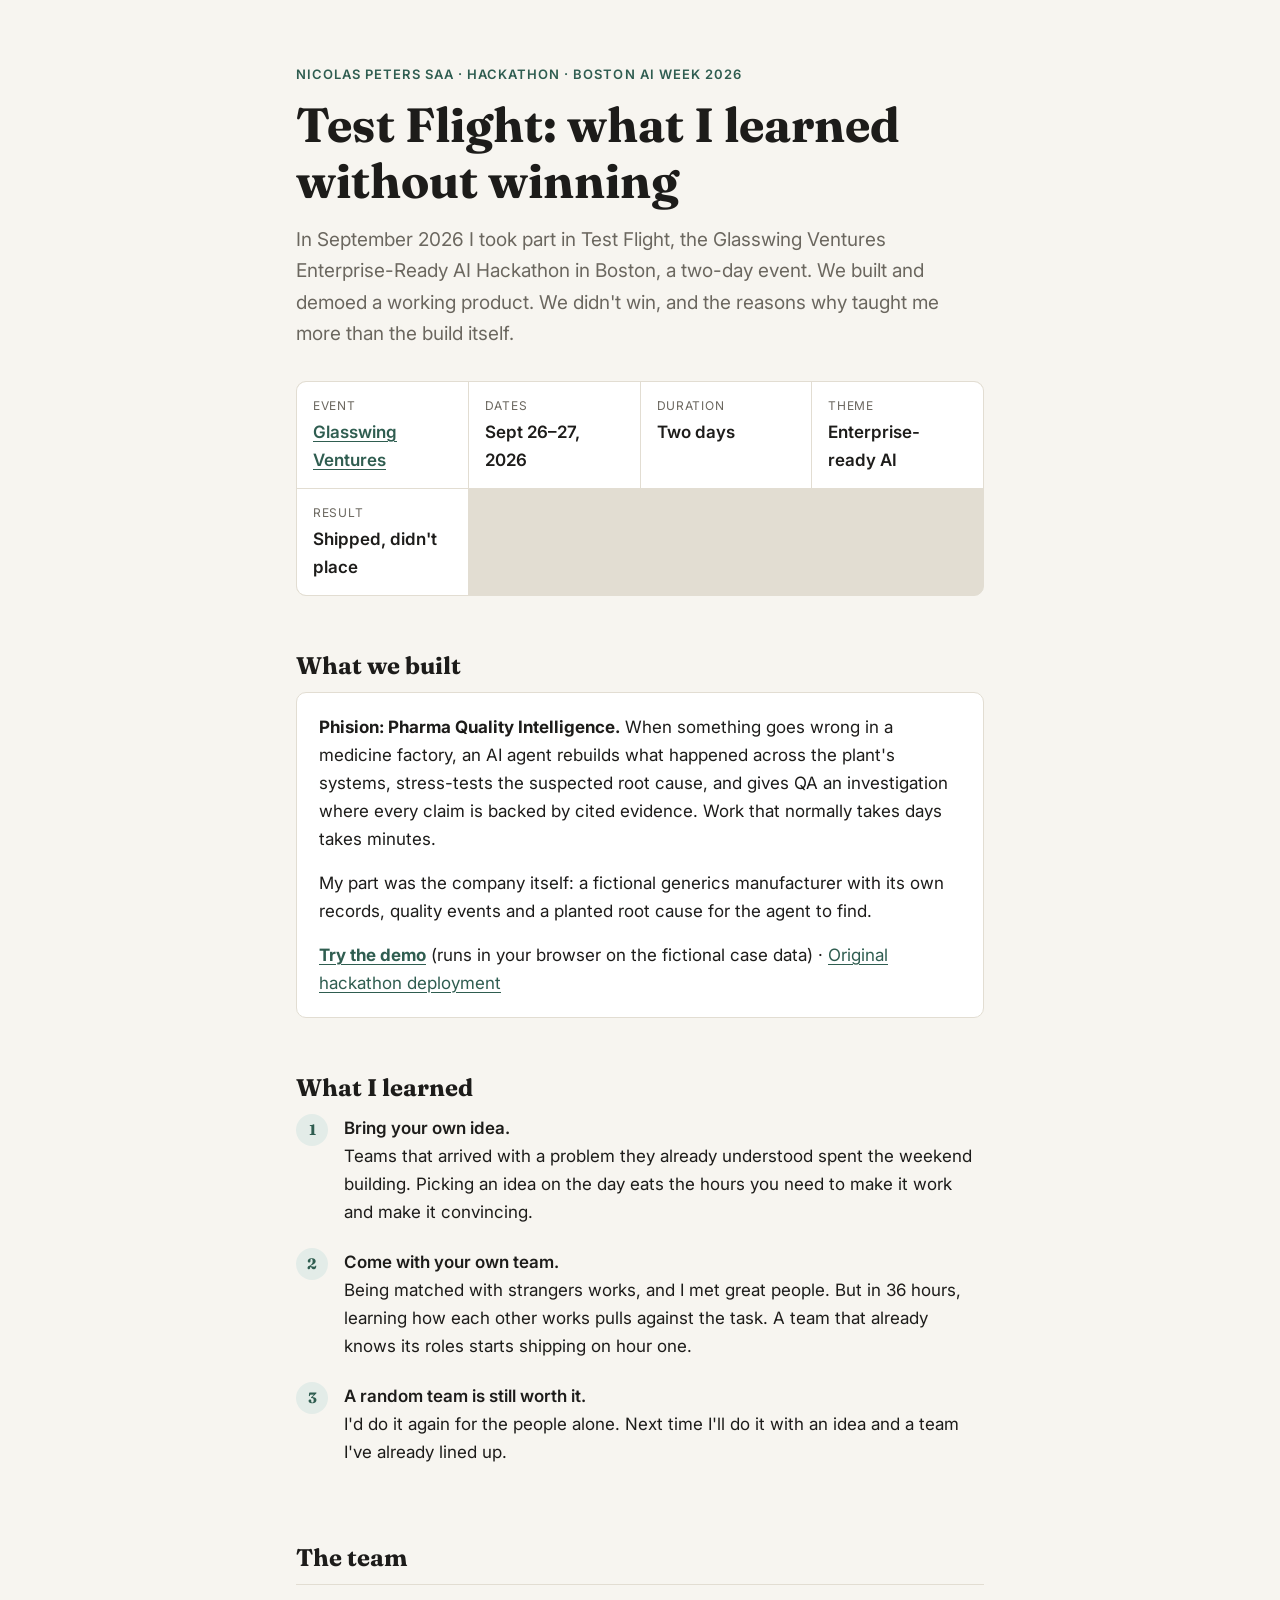
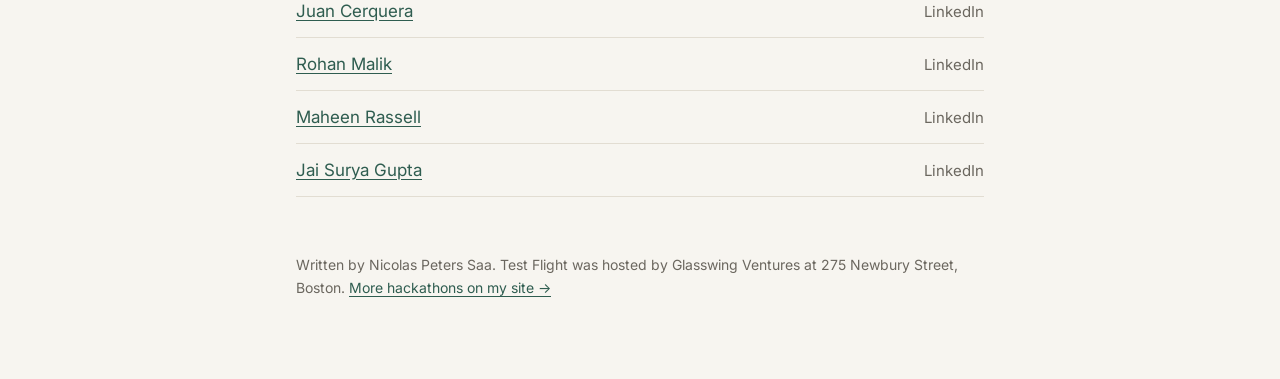
<file: index.html>
<!doctype html>
<html lang="en">
<head>
<meta charset="utf-8">
<meta name="viewport" content="width=device-width, initial-scale=1">
<title>Test Flight Recap · Nicolas Peters Saa</title>
<meta name="description" content="Nicolas Peters Saa's recap of Test Flight, the Glasswing Ventures Enterprise-Ready AI Hackathon in Boston (September 26–27, 2026): the team built Phision, an AI agent for pharma deviation investigations, and did not place. Lessons: bring your own idea and your own team.">
<meta name="author" content="Nicolas Peters Saa">
<meta name="robots" content="index, follow, max-snippet:-1">
<link rel="canonical" href="https://nodolas.github.io/hackathon-recap-glasswing/">
<link rel="alternate" type="text/markdown" href="https://nodolas.github.io/hackathon-recap-glasswing/index.md" title="Markdown version">
<link rel="alternate" type="text/plain" href="https://nodolas.github.io/hackathon-recap-glasswing/llms.txt" title="llms.txt">
<meta property="og:type" content="article">
<meta property="og:title" content="Test Flight: what I learned without winning">
<meta property="og:description" content="Nicolas Peters Saa on building Phision at the Glasswing Ventures Enterprise-Ready AI Hackathon, Boston, Sept 26–27, 2026, and why bringing your own idea and team matters.">
<meta property="og:url" content="https://nodolas.github.io/hackathon-recap-glasswing/">
<meta property="article:author" content="Nicolas Peters Saa">
<meta name="twitter:card" content="summary">
<script type="application/ld+json">
{
  "@context": "https://schema.org",
  "@type": "Article",
  "headline": "Test Flight: what I learned without winning",
  "description": "Recap of the Glasswing Ventures Enterprise-Ready AI Hackathon (Test Flight), Boston, September 26–27, 2026. The team built Phision, an AI agent that investigates pharmaceutical manufacturing deviations with cited evidence. The team shipped a working product and did not place.",
  "url": "https://nodolas.github.io/hackathon-recap-glasswing/",
  "inLanguage": "en",
  "datePublished": "2026-10-12",
  "author": { "@type": "Person", "name": "Nicolas Peters Saa", "sameAs": ["https://github.com/Nodolas"] },
  "about": {
    "@type": "Event",
    "name": "Test Flight: Glasswing Ventures Enterprise-Ready AI Hackathon",
    "startDate": "2026-09-26",
    "endDate": "2026-09-27",
    "eventAttendanceMode": "https://schema.org/OfflineEventAttendanceMode",
    "location": { "@type": "Place", "name": "Glasswing Ventures", "address": "275 Newbury Street, Boston, MA" },
    "organizer": { "@type": "Organization", "name": "Glasswing Ventures", "url": "https://glasswing.vc" },
    "superEvent": { "@type": "Event", "name": "Boston AI Week 2026" },
    "url": "https://aiweek.boston/schedule/glasswing-ventures-enterprise-ready-ai-hackathon"
  },
  "mentions": [
    {
      "@type": "SoftwareApplication",
      "name": "Phision (Pharma Quality Intelligence)",
      "applicationCategory": "BusinessApplication",
      "description": "AI agent that reconstructs what happened when a pharmaceutical manufacturing deviation occurs, stress-tests the suspected root cause, and drafts an investigation where every claim cites source records.",
      "url": "https://nodolas.github.io/hackathon-recap-glasswing/demo/"
    }
  ],
  "contributor": [
    { "@type": "Person", "name": "Juan Cerquera", "sameAs": "https://www.linkedin.com/in/jecer/" },
    { "@type": "Person", "name": "Rohan Malik", "sameAs": "https://www.linkedin.com/in/rohan-malik-401814289/" },
    { "@type": "Person", "name": "Maheen Rassell", "sameAs": "https://www.linkedin.com/in/mrassell/" },
    { "@type": "Person", "name": "Jai Surya Gupta", "sameAs": "https://www.linkedin.com/in/jai-surya-gupta/" }
  ]
}
</script>
<link rel="preconnect" href="https://fonts.googleapis.com">
<link rel="preconnect" href="https://fonts.gstatic.com" crossorigin>
<link href="https://fonts.googleapis.com/css2?family=Fraunces:opsz,wght@9..144,500;9..144,700&family=Inter:wght@400;500;600&display=swap" rel="stylesheet">
<style>
  :root {
    --bg: #f7f5f0;
    --surface: #ffffff;
    --text: #1d1c1a;
    --muted: #6b675f;
    --line: #e2ddd2;
    --accent: #2f5d50;
    --accent-soft: #e3ece8;
  }
  @media (prefers-color-scheme: dark) {
    :root:not([data-theme="light"]) {
      --bg: #151514;
      --surface: #1e1e1c;
      --text: #ecebe6;
      --muted: #a29e94;
      --line: #33322e;
      --accent: #8cc3b0;
      --accent-soft: #23302b;
    }
  }
  :root[data-theme="dark"] {
    --bg: #151514;
    --surface: #1e1e1c;
    --text: #ecebe6;
    --muted: #a29e94;
    --line: #33322e;
    --accent: #8cc3b0;
    --accent-soft: #23302b;
  }
  * { box-sizing: border-box; }
  html { -webkit-text-size-adjust: 100%; }
  body {
    margin: 0;
    background: var(--bg);
    color: var(--text);
    font: 400 17px/1.65 Inter, system-ui, sans-serif;
  }
  main { max-width: 720px; margin: 0 auto; padding: 64px 16px 80px; }
  .eyebrow {
    font-size: 13px; font-weight: 600; letter-spacing: .08em;
    text-transform: uppercase; color: var(--accent); margin: 0 0 12px;
  }
  h1, h2 { font-family: Fraunces, Georgia, serif; font-weight: 700; line-height: 1.15; }
  h1 { font-size: clamp(34px, 7vw, 48px); margin: 0 0 16px; }
  h2 { font-size: 24px; margin: 56px 0 12px; }
  p { margin: 0 0 16px; }
  .lede { font-size: 19px; color: var(--muted); }
  a { color: var(--accent); text-underline-offset: 3px; }
  .facts {
    display: grid; grid-template-columns: repeat(auto-fit, minmax(150px, 1fr));
    gap: 1px; background: var(--line); border: 1px solid var(--line);
    border-radius: 10px; overflow: hidden; margin: 32px 0 0;
  }
  .facts div { background: var(--surface); padding: 14px 16px; }
  .facts dt { font-size: 12px; text-transform: uppercase; letter-spacing: .06em; color: var(--muted); }
  .facts dd { margin: 2px 0 0; font-weight: 600; }
  .project {
    background: var(--surface); border: 1px solid var(--line);
    border-radius: 10px; padding: 20px 22px;
  }
  .project p:last-child { margin-bottom: 0; }
  .lessons { counter-reset: n; list-style: none; padding: 0; margin: 0; }
  .lessons li {
    counter-increment: n; position: relative;
    padding: 0 0 22px 48px;
  }
  .lessons li::before {
    content: counter(n); position: absolute; left: 0; top: 0;
    width: 32px; height: 32px; border-radius: 50%;
    background: var(--accent-soft); color: var(--accent);
    display: grid; place-items: center;
    font: 700 15px/1 Fraunces, Georgia, serif;
  }
  .lessons strong { display: block; font-weight: 600; }
  .team { list-style: none; padding: 0; margin: 0; border-top: 1px solid var(--line); }
  .team li {
    display: flex; justify-content: space-between; align-items: baseline;
    gap: 16px; padding: 12px 0; border-bottom: 1px solid var(--line);
  }
  .team span { color: var(--muted); font-size: 15px; }
  footer { margin-top: 56px; font-size: 14px; color: var(--muted); }
</style>
</head>
<body>
<main>
  <p class="eyebrow">Nicolas Peters Saa · Hackathon · Boston AI Week 2026</p>
  <h1>Test Flight: what I learned without winning</h1>
  <p class="lede">
    In September 2026 I took part in Test Flight, the Glasswing Ventures
    Enterprise-Ready AI Hackathon in Boston, a two-day event. We built and demoed a working
    product. We didn't win, and the reasons why taught me more than the build itself.
  </p>

  <dl class="facts">
    <div><dt>Event</dt><dd><a href="https://aiweek.boston/schedule/glasswing-ventures-enterprise-ready-ai-hackathon">Glasswing Ventures</a></dd></div>
    <div><dt>Dates</dt><dd>Sept 26–27, 2026</dd></div>
    <div><dt>Duration</dt><dd>Two days</dd></div>
    <div><dt>Theme</dt><dd>Enterprise-ready AI</dd></div>
    <div><dt>Result</dt><dd>Shipped, didn't place</dd></div>
  </dl>

  <h2>What we built</h2>
  <div class="project">
    <p>
      <strong>Phision: Pharma Quality Intelligence.</strong> When something goes
      wrong in a medicine factory, an AI agent rebuilds what happened across
      the plant's systems, stress-tests the suspected root cause, and gives QA
      an investigation where every claim is backed by cited evidence. Work that
      normally takes days takes minutes.
    </p>
    <p>
      My part was the company itself: a fictional generics manufacturer with its
      own records, quality events and a planted root cause for the agent to find.
    </p>
    <p><a href="demo/"><strong>Try the demo</strong></a> (runs in your browser on the fictional case data) · <a href="https://glasswing-hackathon.vercel.app">Original hackathon deployment</a></p>
  </div>

  <h2>What I learned</h2>
  <ol class="lessons">
    <li>
      <strong>Bring your own idea.</strong>
      Teams that arrived with a problem they already understood spent the
      weekend building. Picking an idea on the day eats the hours you need to
      make it work and make it convincing.
    </li>
    <li>
      <strong>Come with your own team.</strong>
      Being matched with strangers works, and I met great people. But in 36
      hours, learning how each other works pulls against the task. A team that
      already knows its roles starts shipping on hour one.
    </li>
    <li>
      <strong>A random team is still worth it.</strong>
      I'd do it again for the people alone. Next time I'll do it with an idea
      and a team I've already lined up.
    </li>
  </ol>

  <h2>The team</h2>
  <ul class="team">
    <li><a href="https://www.linkedin.com/in/jecer/">Juan Cerquera</a><span>LinkedIn</span></li>
    <li><a href="https://www.linkedin.com/in/rohan-malik-401814289/">Rohan Malik</a><span>LinkedIn</span></li>
    <li><a href="https://www.linkedin.com/in/mrassell/">Maheen Rassell</a><span>LinkedIn</span></li>
    <li><a href="https://www.linkedin.com/in/jai-surya-gupta/">Jai Surya Gupta</a><span>LinkedIn</span></li>
  </ul>

  <footer>
    Written by Nicolas Peters Saa. Test Flight was hosted by Glasswing Ventures at 275 Newbury Street, Boston. <a href="https://nodolas.github.io/NicolasPetersSaa/#hackathons">More hackathons on my site &rarr;</a>
  </footer>
</main>
</body>
</html>
</file>
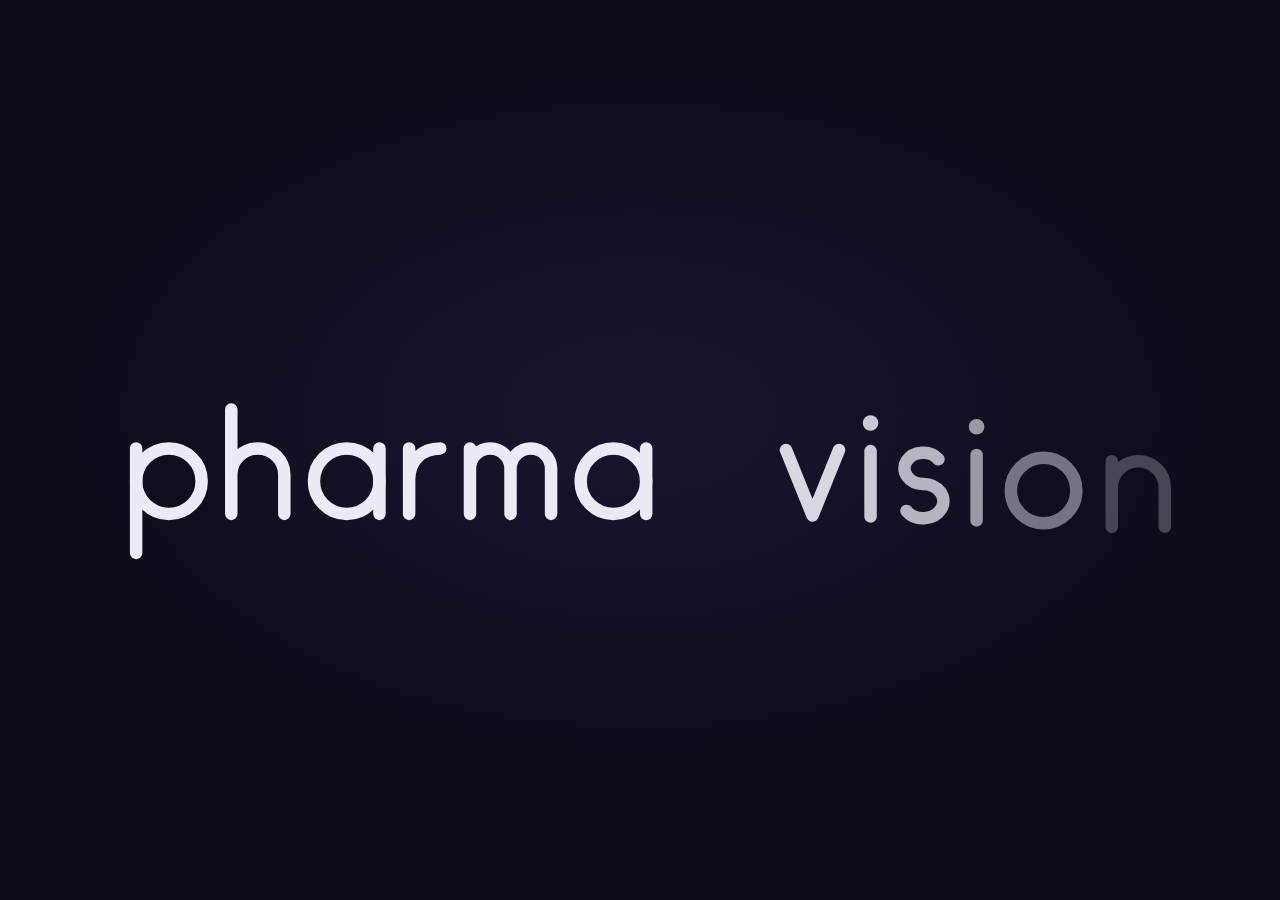
<file: demo/intro/index.html>
<!doctype html>
<!--
  Phision intro: pharma + vision swirl into the Phision mark, set to a
  synthesized 120 bpm track. Open this file in a browser; it plays silently.
  Keyboard only, nothing on screen:
    S  sound on/off (turning it on plays from the top with music)
    R  replay (keeps the current sound setting)
  In the app it runs in a full-screen frame (frontend/src/components/Intro.tsx):
  it holds on the logo, and any other key or a click then tells the parent
  page to open the landing page.
-->
<html lang="en">
<head>
<meta charset="utf-8">
<meta name="viewport" content="width=device-width, initial-scale=1, viewport-fit=cover">
<title>Phision Logo Reveal</title>
<link rel="preconnect" href="https://fonts.googleapis.com">
<link rel="preconnect" href="https://fonts.gstatic.com" crossorigin>
<link rel="stylesheet" href="https://fonts.googleapis.com/css2?family=Urbanist:wght@500;700&display=swap">
<style>
  /* One look only: deep purple night, whatever the viewer's system theme. */
  :root {
    color-scheme: dark;
    --bg: #0c0b16;
    --bg-glow: #181530;
    --ink: #ecebf5;
    --accent: #8e7dff;
    --muted: #9a97b0;
  }

  html, body { height: 100%; }
  body {
    margin: 0;
    box-sizing: border-box;
    padding-inline: 16px;
    display: flex;
    flex-direction: column;
    background-color: var(--bg);
    background-image: radial-gradient(ellipse 70% 60% at 50% 46%, var(--bg-glow), var(--bg) 72%);
    color: var(--ink);
    font-family: "Urbanist", "Segoe UI", system-ui, sans-serif;
    overflow: hidden;
  }

  .stage { flex: 1 1 auto; min-height: 0; display: flex; }
  #logo { width: 100%; height: 100%; display: block; }

  #letters { fill: none; stroke: var(--ink); stroke-width: 16; stroke-linecap: round; stroke-linejoin: round; }
  #letters .dot { fill: var(--ink); stroke: none; }
  #plus { fill: none; stroke: var(--muted); stroke-width: 12; stroke-linecap: round; }
  .ring-ink { fill: none; stroke: var(--ink); stroke-width: 16; }
  .ring-accent { fill: none; stroke: var(--accent); stroke-width: 16; }
  #mark path { fill: var(--accent); }
  #wordmark { fill: var(--ink); font-family: "Urbanist", "Segoe UI", system-ui, sans-serif; font-weight: 700; }
  #tagline { fill: var(--muted); font-family: "Urbanist", "Segoe UI", system-ui, sans-serif; font-weight: 500; }

  #enter {
    position: fixed; left: 0; right: 0; bottom: max(32px, env(safe-area-inset-bottom));
    text-align: center; font-size: 13px; font-weight: 500; letter-spacing: 0.14em;
    text-transform: uppercase; color: var(--muted);
    opacity: 0; transition: opacity 0.8s ease; pointer-events: none;
  }
  body.ended #enter { opacity: 1; animation: breathe 2.4s ease-in-out 0.8s infinite; }
  body.ended { cursor: pointer; }
  @keyframes breathe { 50% { opacity: 0.45; } }
</style>
</head>
<body>

<main class="stage">
  <svg id="logo" viewBox="-800 -450 1600 900" preserveAspectRatio="xMidYMid meet" role="img"
       aria-label="Phision logo: the p of pharma and the o of vision swirl together into the Phision aperture mark. Phision, find the deviation.">
    <defs>
      <!-- Soft left-to-right wipe for the wordmark. -->
      <linearGradient id="wipeGrad" gradientUnits="userSpaceOnUse" x1="0" y1="0" x2="1" y2="0">
        <stop offset="0" stop-color="#fff"/>
        <stop offset="1" stop-color="#000"/>
      </linearGradient>
      <mask id="wipeMask" maskUnits="userSpaceOnUse" x="-3000" y="-3000" width="6000" height="6000">
        <rect x="-3000" y="-3000" width="6000" height="6000" fill="url(#wipeGrad)"/>
      </mask>
    </defs>

    <!-- Monoline letters. Local coords: baseline y=0, x-height 100, ascender 150, stroke 16. -->
    <g id="letters">
      <g id="ph-p"><path d="M8 -92 V42"/></g>
      <g id="ph-h"><path d="M8 -142 V-8 M8 -58 A34 34 0 0 1 76 -58 V-8"/></g>
      <g id="ph-a1"><circle cx="50" cy="-50" r="42"/><path d="M92 -92 V-8"/></g>
      <g id="ph-r"><path d="M8 -92 V-8 M8 -52 C8 -76 24 -92 48 -92"/></g>
      <g id="ph-m"><path d="M8 -92 V-8 M8 -66 A26 26 0 0 1 60 -66 V-8 M60 -66 A26 26 0 0 1 112 -66 V-8"/></g>
      <g id="ph-a2"><circle cx="50" cy="-50" r="42"/><path d="M92 -92 V-8"/></g>

      <g id="vi-v"><path d="M8 -92 L42 -8 L76 -92"/></g>
      <g id="vi-i1"><path d="M8 -92 V-8"/><circle class="dot" cx="8" cy="-128" r="10"/></g>
      <g id="vi-s"><path d="M53.7 -83.5 A24 20 0 1 0 34 -52 A26 22 0 1 1 12.7 -17.4"/></g>
      <g id="vi-i2"><path d="M8 -92 V-8"/><circle class="dot" cx="8" cy="-128" r="10"/></g>
      <g id="vi-n"><path d="M8 -92 V-8 M8 -58 A34 34 0 0 1 76 -58 V-8"/></g>
    </g>

    <g id="plus"><path d="M-18 0 H18 M0 -18 V18"/></g>

    <!-- The two circles: p's bowl and vision's o. Local coords centred on the ring. -->
    <g id="ringP"><circle class="ring-ink" r="42"/><circle class="ring-accent" r="42" opacity="0"/></g>
    <g id="ringO"><circle class="ring-ink" r="42"/><circle class="ring-accent" r="42" opacity="0"/></g>

    <!-- The Phision mark: three aperture segments, each curling inward toward its end. -->
    <g id="mark" opacity="0"><path/><path/><path/></g>

    <text id="wordmark" x="0" y="0" opacity="0" mask="url(#wipeMask)">Phision</text>
    <text id="tagline" x="0" y="0" text-anchor="middle" opacity="0">find the deviation</text>
  </svg>
</main>
<div id="enter">Press any key to enter</div>

<script>
  const svg = document.getElementById('logo');
  const $ = (id) => document.getElementById(id);

  // ---- easing -------------------------------------------------------------
  const clamp01 = (x) => (x < 0 ? 0 : x > 1 ? 1 : x);
  const P = (t, a, b) => clamp01((t - a) / (b - a));
  const lerp = (a, b, p) => a + (b - a) * p;
  const bump = (p) => Math.sin(Math.PI * p);
  const E = {
    out: (t) => 1 - Math.pow(1 - t, 3),
    in: (t) => t * t * t,
    inOut: (t) => (t < 0.5 ? 4 * t * t * t : 1 - Math.pow(-2 * t + 2, 3) / 2),
    back: (t) => { const c1 = 1.70158, c3 = c1 + 1; return 1 + c3 * Math.pow(t - 1, 3) + c1 * Math.pow(t - 1, 2); },
  };

  // ---- the mark -------------------------------------------------------------
  // Mark units: outer radius 100 where a segment starts. Each segment spans 120°
  // clockwise and shrinks toward its end; the three cuts are straight slots set
  // just counter-clockwise of the radial line.
  const MARK = { ro: 100, ri: 53, slotW: 12, slotC: -12, shrink: 0.26 };
  const RAD = Math.PI / 180;

  function markPaths(cx, cy, p) {
    // p: ro, ri (radii at segment start), w (slot width), c (slot offset), s (shrink), rot (deg)
    const N = 40, out = [];
    for (let k = 0; k < 3; k++) {
      const a0 = -90 + 120 * k + p.rot, a1 = a0 + 120;
      const f = (a) => 1 - p.s * Math.pow(clamp01((a - a0) / 120), 1.3);
      const cut = (base, h, R) => {
        let a = base;
        for (let i = 0; i < 6; i++) {
          const q = Math.max(-0.95, Math.min(0.95, h / (R * f(a))));
          a = base + Math.asin(q) / RAD;
        }
        return a;
      };
      const hs = p.c + p.w / 2, he = p.c - p.w / 2;
      const oS = cut(a0, hs, p.ro), oE = cut(a1, he, p.ro);
      const iS = cut(a0, hs, p.ri), iE = cut(a1, he, p.ri);
      let d = '';
      for (let i = 0; i <= N; i++) {
        const a = lerp(oS, oE, i / N), r = p.ro * f(a);
        d += (i ? 'L' : 'M') + (cx + r * Math.cos(a * RAD)).toFixed(2) + ' ' + (cy + r * Math.sin(a * RAD)).toFixed(2);
      }
      for (let i = N; i >= 0; i--) {
        const a = lerp(iS, iE, i / N), r = p.ri * f(a);
        d += 'L' + (cx + r * Math.cos(a * RAD)).toFixed(2) + ' ' + (cy + r * Math.sin(a * RAD)).toFixed(2);
      }
      out.push(d + 'Z');
    }
    return out;
  }

  // Horizontal extent of the finished mark, in mark units (for the lockup).
  const MARK_X = (() => {
    let lo = 0, hi = 0;
    for (const d of markPaths(0, 0, { ro: MARK.ro, ri: MARK.ri, w: MARK.slotW, c: MARK.slotC, s: MARK.shrink, rot: 0 })) {
      for (const m of d.matchAll(/[ML](-?[\d.]+) /g)) { const x = +m[1]; lo = Math.min(lo, x); hi = Math.max(hi, x); }
    }
    return { lo, hi };
  })();

  // ---- letters ------------------------------------------------------------
  const LETTERS = [
    { id: 'ph-p',  word: 'pharma', idx: 0, dx: 0 },
    { id: 'ph-h',  word: 'pharma', idx: 1, dx: 122 },
    { id: 'ph-a1', word: 'pharma', idx: 2, dx: 228 },
    { id: 'ph-r',  word: 'pharma', idx: 3, dx: 350 },
    { id: 'ph-m',  word: 'pharma', idx: 4, dx: 428 },
    { id: 'ph-a2', word: 'pharma', idx: 5, dx: 570 },
    { id: 'vi-v',  word: 'vision', idx: 0, dx: 0 },
    { id: 'vi-i1', word: 'vision', idx: 1, dx: 106 },
    { id: 'vi-s',  word: 'vision', idx: 2, dx: 144 },
    { id: 'vi-i2', word: 'vision', idx: 3, dx: 234 },
    { id: 'vi-n',  word: 'vision', idx: 5, dx: 394 },
  ].map((l) => ({ ...l, el: $(l.id) }));

  const RINGS = ['ringP', 'ringO'].map((id) => {
    const g = $(id);
    return { g, accent: g.querySelector('.ring-accent') };
  });

  const plus = $('plus');
  const mark = $('mark'), markSegs = [...mark.querySelectorAll('path')];
  const wordmark = $('wordmark'), wipeGrad = $('wipeGrad'), tagline = $('tagline');

  // Timeline on a 120 bpm grid (one beat = 0.5 s) so the score can hit it:
  // words on the pickup, plus on the first downbeat, circles on beat 2,
  // swirl over the build, merge on the drop, mark locks on beat 3, tagline on
  // the final downbeat.
  const ENTER = { pharma: 0.0, vision: 0.5 };
  const T_MERGE = 3.0;  // the two circles coincide and hand over to the mark
  const T_FORM = 4.0;   // the mark locks into shape
  const T_TAG = 5.0;
  const T_END = 6.0;

  // Urbanist Bold metrics per 1px of font-size (measured; refreshed once the font loads).
  let FONT = { cap: 0.70, inkLeft: 0.05, inkWidth: 3.019 };
  function measureFont() {
    try {
      const c = document.createElement('canvas').getContext('2d');
      c.font = '700 100px "Urbanist"';
      const m = c.measureText('Phision');
      const cap = c.measureText('P').actualBoundingBoxAscent / 100;
      if (cap > 0.5 && cap < 0.9) {
        FONT = { cap, inkLeft: -m.actualBoundingBoxLeft / 100, inkWidth: (m.actualBoundingBoxRight + m.actualBoundingBoxLeft) / 100 };
      }
    } catch (e) { /* keep the defaults */ }
  }

  // ---- layout: side by side when wide, stacked when tall ------------------
  let lay;
  function computeLayout() {
    const w = svg.clientWidth || window.innerWidth;
    const h = svg.clientHeight || window.innerHeight;
    const wide = w / Math.max(h, 1) >= 1.15;
    lay = wide
      ? { vb: '-800 -450 1600 900', maxW: 1220,
          pharma: { x: -654, y: 90 }, vision: { x: 176, y: 90 }, plus: { x: 96, y: 40 } }
      : { vb: '-420 -420 840 840', maxW: 770,
          pharma: { x: -335, y: -150 }, vision: { x: -239, y: 250 }, plus: { x: 0, y: 40 } };

    // Lockup, as in the reference logo: mark, a gap, then the wordmark with its
    // cap height 1.165x the mark radius, centred on the mark.
    const perUnit = (MARK_X.hi - MARK_X.lo) + 42 + (1.165 * MARK.ro / FONT.cap) * FONT.inkWidth;
    const ms = Math.min(1.6, lay.maxW / perUnit);
    const cap = 1.165 * MARK.ro * ms;
    const size = cap / FONT.cap;
    const total = perUnit * ms;
    const my = -34 * ms;
    const mx = -total / 2 - MARK_X.lo * ms;
    const inkL = mx + (MARK_X.hi + 42) * ms;
    lay.mark = { x: mx, y: my, s: ms };
    lay.word = { x: inkL - FONT.inkLeft * size, y: my + cap / 2, size, inkL, inkR: inkL + FONT.inkWidth * size, cap };
    lay.tag = { x: 0, y: my + 90 * ms + 0.75 * cap, size: 0.3 * cap };

    svg.setAttribute('viewBox', lay.vb);
    wordmark.setAttribute('font-size', size.toFixed(2));
    wordmark.setAttribute('x', lay.word.x.toFixed(2));
    wordmark.setAttribute('y', lay.word.y.toFixed(2));
    tagline.setAttribute('font-size', lay.tag.size.toFixed(2));
  }

  const tf = (x, y, s = 1, r = 0) =>
    `translate(${x.toFixed(2)} ${y.toFixed(2)})` + (r ? ` rotate(${r.toFixed(2)})` : '') + ` scale(${s.toFixed(4)})`;

  // ---- one frame of the timeline -----------------------------------------
  let cur = 0;
  function render(t) {
    cur = t;
    const L = lay;

    // Words come in, then fall away once their circles leave.
    const exit = P(t, 2.0, 2.6);
    for (const l of LETTERS) {
      const w = L[l.word];
      const dir = l.word === 'pharma' ? -1 : 1;
      const delay = ENTER[l.word] + l.idx * 0.06;
      const pin = E.out(P(t, delay, delay + 0.65));
      const x = w.x + l.dx + dir * 36 * (1 - pin);
      const y = w.y + 22 * (1 - pin) + 30 * E.in(exit);
      const op = pin * (1 - E.out(exit));
      l.el.setAttribute('transform', tf(x, y));
      l.el.setAttribute('opacity', op.toFixed(3));
    }

    // The plus pops in on the downbeat, then spins away as the circles leave.
    const pIn = E.back(P(t, 1.0, 1.4));
    const pOut = E.in(P(t, 1.9, 2.2));
    plus.setAttribute('transform', tf(L.plus.x, L.plus.y, Math.max(0, pIn * (1 - pOut)), 90 * pOut));
    plus.setAttribute('opacity', (Math.min(1, pIn) * (1 - pOut)).toFixed(3));

    // The two circles light up, lift out and swirl clockwise into one ring.
    const ms = L.mark.s;
    const handS = 1.5 * ms;             // ring scale at hand-off: outer 75, inner 51 mark units
    const accent = E.inOut(P(t, 1.5, 1.9));
    const hiPulse = 0.12 * bump(P(t, 1.5, 2.0));
    const conv = E.inOut(P(t, 2.0, T_MERGE));
    const merged = t >= T_MERGE;

    RINGS.forEach((r, i) => {
      const isP = i === 0;
      const w = isP ? L.pharma : L.vision;
      const delay = isP ? ENTER.pharma : ENTER.vision + 4 * 0.06;
      const pin = E.out(P(t, delay, delay + 0.65));
      const sx = w.x + (isP ? 50 : 322) + (isP ? -1 : 1) * 36 * (1 - pin);
      const sy = w.y - 50 + 22 * (1 - pin);
      // Clockwise tangent to the line from the meeting point, for the swirl.
      const rx = sx, ry = sy - L.mark.y, len = Math.hypot(rx, ry) || 1;
      const swirl = 0.28 * len * bump(conv);
      const x = lerp(sx, 0, conv) + (-ry / len) * swirl;
      const y = lerp(sy, L.mark.y, conv) + (rx / len) * swirl;
      const s = lerp(1, handS, conv) * (1 + hiPulse);
      r.g.setAttribute('transform', tf(x, y, s));
      r.g.setAttribute('opacity', merged ? '0' : pin.toFixed(3));
      r.accent.setAttribute('opacity', accent.toFixed(3));
    });

    // The ring thickens, twists and opens into the three aperture segments,
    // then slides left to make room for the wordmark.
    if (merged) {
      const m = P(t, T_MERGE, T_FORM);
      const thick = E.out(m);
      const open = E.inOut(P(t, T_MERGE + 0.1, T_FORM - 0.05));
      const rot = lerp(-150, 0, E.out(m));
      const click = 1 + 0.035 * bump(P(t, T_FORM - 0.15, T_FORM + 0.15));
      const slide = E.inOut(P(t, T_FORM - 0.05, T_FORM + 0.85));
      const cx = lerp(0, L.mark.x, slide);
      const k = ms * click;
      const paths = markPaths(cx, L.mark.y, {
        ro: lerp(50 * 1.5, MARK.ro, thick) * k,   // ring outer 50 x hand-off scale 1.5
        ri: lerp(34 * 1.5, MARK.ri, thick) * k,   // ring inner 34 x 1.5
        w: lerp(-2, MARK.slotW, open) * k,
        c: lerp(0, MARK.slotC, open) * k,
        s: lerp(0, MARK.shrink, open),
        rot,
      });
      paths.forEach((p, i) => markSegs[i].setAttribute('d', p));
      mark.setAttribute('opacity', '1');
    } else {
      mark.setAttribute('opacity', '0');
    }

    // Wordmark fades in left to right behind the sliding mark.
    const wipe = E.inOut(P(t, T_FORM + 0.1, T_TAG));
    const soft = 0.9 * L.word.cap;
    const edge = lerp(L.word.inkL, L.word.inkR + soft, wipe);
    wipeGrad.setAttribute('x1', (edge - soft).toFixed(2));
    wipeGrad.setAttribute('x2', edge.toFixed(2));
    wordmark.setAttribute('opacity', wipe > 0 ? '1' : '0');
    if (wipe >= 1) wordmark.removeAttribute('mask');
    else wordmark.setAttribute('mask', 'url(#wipeMask)');

    // Tagline settles in underneath.
    const tg = E.out(P(t, T_TAG, T_TAG + 0.8));
    const ls = lerp(0.42, 0.14, tg) * L.tag.size;
    tagline.style.letterSpacing = `${ls.toFixed(2)}px`;
    tagline.setAttribute('x', (L.tag.x + ls / 2).toFixed(2));
    tagline.setAttribute('y', (L.tag.y + 12 * (1 - tg)).toFixed(2));
    tagline.setAttribute('opacity', tg.toFixed(3));
  }

  // ---- sound: a short synthesized score locked to the timeline ------------
  const mtof = (n) => 440 * Math.pow(2, (n - 69) / 12);

  function impulse(ctx, secs, decay) {
    const len = Math.floor(ctx.sampleRate * secs);
    const buf = ctx.createBuffer(2, len, ctx.sampleRate);
    for (let c = 0; c < 2; c++) {
      const d = buf.getChannelData(c);
      for (let i = 0; i < len; i++) d[i] = (Math.random() * 2 - 1) * Math.pow(1 - i / len, decay);
    }
    return buf;
  }

  function createEngine(ctx) {
    const comp = ctx.createDynamicsCompressor();
    comp.threshold.value = -12; comp.knee.value = 10; comp.ratio.value = 3;
    comp.attack.value = 0.004; comp.release.value = 0.18;
    const out = ctx.createGain();
    out.gain.value = 0.7;
    comp.connect(out); out.connect(ctx.destination);

    const reverb = ctx.createConvolver();
    reverb.buffer = impulse(ctx, 2.6, 3.2);
    const revOut = ctx.createGain(); revOut.gain.value = 0.6;
    reverb.connect(revOut); revOut.connect(comp);

    const delay = ctx.createDelay(1.5);
    delay.delayTime.value = 0.375;                   // dotted eighth at 120 bpm
    const fb = ctx.createGain(); fb.gain.value = 0.3;
    const tone = ctx.createBiquadFilter(); tone.type = 'lowpass'; tone.frequency.value = 3500;
    delay.connect(tone); tone.connect(fb); fb.connect(delay);
    const dOut = ctx.createGain(); dOut.gain.value = 0.5;
    tone.connect(dOut); dOut.connect(comp);

    const noise = ctx.createBuffer(1, ctx.sampleRate * 2, ctx.sampleRate);
    const nd = noise.getChannelData(0);
    for (let i = 0; i < nd.length; i++) nd[i] = Math.random() * 2 - 1;

    return { ctx, comp, reverb, delay, noise };
  }

  // One playback's worth of sound; closing it silences anything still scheduled.
  function openSession(eng) {
    const { ctx } = eng;
    const dry = ctx.createGain(), rev = ctx.createGain(), dly = ctx.createGain();
    dry.connect(eng.comp); rev.connect(eng.reverb); dly.connect(eng.delay);
    return {
      eng, ctx, dry, rev, dly,
      close() {
        const now = ctx.currentTime;
        for (const g of [dry, rev, dly]) { g.gain.cancelScheduledValues(now); g.gain.setTargetAtTime(0, now, 0.06); }
        setTimeout(() => { dry.disconnect(); rev.disconnect(); dly.disconnect(); }, 800);
      },
    };
  }

  function route(S, node, { pan = 0, rev = 0, dly = 0 } = {}) {
    const { ctx } = S;
    let n = node;
    if (pan && ctx.createStereoPanner) { const p = ctx.createStereoPanner(); p.pan.value = pan; n.connect(p); n = p; }
    n.connect(S.dry);
    if (rev) { const g = ctx.createGain(); g.gain.value = rev; n.connect(g); g.connect(S.rev); }
    if (dly) { const g = ctx.createGain(); g.gain.value = dly; n.connect(g); g.connect(S.dly); }
  }

  function hit(g, t, v, a, d) {
    g.gain.setValueAtTime(0.0001, t);
    g.gain.exponentialRampToValueAtTime(v, t + a);
    g.gain.exponentialRampToValueAtTime(0.0001, t + a + d);
  }

  const I = {
    noise(S, t, { type = 'bandpass', f = 1000, f2 = 0, q = 0.8, dur = 0.1, v = 0.2, attack = 0.001, pan = 0, rev = 0, dly = 0 }) {
      const { ctx } = S;
      const src = ctx.createBufferSource(); src.buffer = S.eng.noise; src.loop = true;
      const fl = ctx.createBiquadFilter(); fl.type = type; fl.Q.value = q;
      fl.frequency.setValueAtTime(f, t);
      if (f2) fl.frequency.exponentialRampToValueAtTime(f2, t + dur);
      const g = ctx.createGain(); hit(g, t, v, attack, dur);
      src.connect(fl); fl.connect(g); route(S, g, { pan, rev, dly });
      src.start(t, Math.random() * 1.5); src.stop(t + attack + dur + 0.05);
    },
    kick(S, t, v = 0.9) {
      const { ctx } = S;
      const o = ctx.createOscillator(), g = ctx.createGain();
      o.type = 'sine';
      o.frequency.setValueAtTime(150, t);
      o.frequency.exponentialRampToValueAtTime(46, t + 0.12);
      hit(g, t, v, 0.004, 0.4);
      o.connect(g); route(S, g);
      o.start(t); o.stop(t + 0.45);
      I.noise(S, t, { type: 'highpass', f: 2500, dur: 0.018, v: 0.16 * v });
    },
    hat(S, t, v = 0.1, open = false) {
      I.noise(S, t, { type: 'highpass', f: 7800, q: 0.5, dur: open ? 0.24 : 0.045, v, pan: 0.2 });
    },
    clap(S, t, v = 0.4) {
      for (let i = 0; i < 3; i++) I.noise(S, t + i * 0.011, { type: 'bandpass', f: 1500, q: 1.1, dur: 0.028, v: v * 0.8 });
      I.noise(S, t + 0.033, { type: 'bandpass', f: 1300, q: 0.9, dur: 0.2, v, rev: 0.35 });
    },
    snare(S, t, v = 0.3, pitch = 1) {
      const { ctx } = S;
      I.noise(S, t, { type: 'bandpass', f: 2000 * pitch, q: 0.9, dur: 0.11, v, rev: 0.2 });
      const o = ctx.createOscillator(), g = ctx.createGain();
      o.type = 'triangle';
      o.frequency.setValueAtTime(200 * pitch, t);
      o.frequency.exponentialRampToValueAtTime(140 * pitch, t + 0.08);
      hit(g, t, v * 0.7, 0.002, 0.09);
      o.connect(g); route(S, g); o.start(t); o.stop(t + 0.12);
    },
    bass(S, t, n, dur, v = 0.3) {
      const { ctx } = S;
      const f = mtof(n);
      const o = ctx.createOscillator(); o.type = 'sawtooth'; o.frequency.value = f;
      const sub = ctx.createOscillator(); sub.type = 'sine'; sub.frequency.value = f;
      const fl = ctx.createBiquadFilter(); fl.type = 'lowpass'; fl.Q.value = 4;
      fl.frequency.setValueAtTime(1400, t);
      fl.frequency.exponentialRampToValueAtTime(170, t + Math.min(dur, 0.25));
      const g = ctx.createGain();
      g.gain.setValueAtTime(0.0001, t);
      g.gain.exponentialRampToValueAtTime(v, t + 0.006);
      g.gain.setValueAtTime(v, t + dur * 0.6);
      g.gain.exponentialRampToValueAtTime(0.0001, t + dur);
      const sg = ctx.createGain(); sg.gain.value = 0.8;
      o.connect(fl); fl.connect(g); sub.connect(sg); sg.connect(g);
      route(S, g);
      o.start(t); sub.start(t); o.stop(t + dur + 0.02); sub.stop(t + dur + 0.02);
    },
    pad(S, t, notes, dur, { v = 0.045, attack = 0.4, release = 1.0, cutoff = 1600 } = {}) {
      const { ctx } = S;
      const hold = Math.max(attack, dur);
      for (const side of [-1, 1]) {
        const fl = ctx.createBiquadFilter(); fl.type = 'lowpass'; fl.Q.value = 0.7;
        fl.frequency.setValueAtTime(cutoff * 0.6, t);
        fl.frequency.linearRampToValueAtTime(cutoff, t + hold);
        const g = ctx.createGain();
        g.gain.setValueAtTime(0.0001, t);
        g.gain.linearRampToValueAtTime(v, t + attack);
        g.gain.setValueAtTime(v, t + hold);
        g.gain.exponentialRampToValueAtTime(0.0001, t + hold + release);
        fl.connect(g); route(S, g, { pan: 0.45 * side, rev: 0.5 });
        for (const n of notes) {
          const o = ctx.createOscillator(); o.type = 'sawtooth';
          o.frequency.value = mtof(n); o.detune.value = 8 * side;
          o.connect(fl); o.start(t); o.stop(t + hold + release + 0.05);
        }
      }
    },
    pluck(S, t, n, { v = 0.15, pan = 0, dly = 0.3, rev = 0.25, decay = 0.5 } = {}) {
      const { ctx } = S;
      const o = ctx.createOscillator(); o.type = 'triangle'; o.frequency.value = mtof(n);
      const o2 = ctx.createOscillator(); o2.type = 'sine'; o2.frequency.value = mtof(n + 12);
      const g = ctx.createGain(), g2 = ctx.createGain(); g2.gain.value = 0.35;
      hit(g, t, v, 0.003, decay);
      o.connect(g); o2.connect(g2); g2.connect(g);
      route(S, g, { pan, dly, rev });
      o.start(t); o2.start(t); o.stop(t + decay + 0.05); o2.stop(t + decay + 0.05);
    },
    bell(S, t, n, { v = 0.13, pan = 0, dur = 1.6, dly = 0.3, rev = 0.45 } = {}) {
      const { ctx } = S;
      const f = mtof(n);
      const c = ctx.createOscillator(); c.type = 'sine'; c.frequency.value = f;
      const m = ctx.createOscillator(); m.type = 'sine'; m.frequency.value = f * 3.5;
      const mg = ctx.createGain();
      mg.gain.setValueAtTime(f * 1.6, t);
      mg.gain.exponentialRampToValueAtTime(f * 0.05, t + dur * 0.6);
      m.connect(mg); mg.connect(c.frequency);
      const g = ctx.createGain(); hit(g, t, v, 0.004, dur);
      c.connect(g); route(S, g, { pan, dly, rev });
      c.start(t); m.start(t); c.stop(t + dur + 0.05); m.stop(t + dur + 0.05);
    },
    riser(S, t0, t1, v = 0.2) {
      const { ctx } = S;
      const src = ctx.createBufferSource(); src.buffer = S.eng.noise; src.loop = true;
      const fl = ctx.createBiquadFilter(); fl.type = 'bandpass'; fl.Q.value = 1.6;
      fl.frequency.setValueAtTime(300, t0);
      fl.frequency.exponentialRampToValueAtTime(7000, t1);
      const g = ctx.createGain();
      g.gain.setValueAtTime(0.0001, t0);
      g.gain.exponentialRampToValueAtTime(v, t1 - 0.02);
      g.gain.linearRampToValueAtTime(0.0001, t1);
      src.connect(fl); fl.connect(g); route(S, g, { rev: 0.3 });
      src.start(t0); src.stop(t1 + 0.05);
      const o = ctx.createOscillator(); o.type = 'sawtooth';
      o.frequency.setValueAtTime(mtof(50), t0);
      o.frequency.exponentialRampToValueAtTime(mtof(74), t1);
      const ol = ctx.createBiquadFilter(); ol.type = 'lowpass';
      ol.frequency.setValueAtTime(500, t0);
      ol.frequency.exponentialRampToValueAtTime(3000, t1);
      const og = ctx.createGain();
      og.gain.setValueAtTime(0.0001, t0);
      og.gain.exponentialRampToValueAtTime(v * 0.25, t1 - 0.02);
      og.gain.linearRampToValueAtTime(0.0001, t1);
      o.connect(ol); ol.connect(og); route(S, og, { rev: 0.2 });
      o.start(t0); o.stop(t1 + 0.05);
    },
    boom(S, t, n = 38, v = 0.6, dur = 1.2) {
      const { ctx } = S;
      const o = ctx.createOscillator(); o.type = 'sine';
      o.frequency.setValueAtTime(mtof(n + 12), t);
      o.frequency.exponentialRampToValueAtTime(mtof(n), t + 0.25);
      const g = ctx.createGain(); hit(g, t, v, 0.01, dur);
      o.connect(g); route(S, g); o.start(t); o.stop(t + dur + 0.05);
    },
    crash(S, t, v = 0.14, dur = 1.6) {
      I.noise(S, t, { type: 'highpass', f: 5200, q: 0.4, dur, v, attack: 0.002, rev: 0.5 });
    },
    whoosh(S, t, dur, v = 0.1) {
      const { ctx } = S;
      const src = ctx.createBufferSource(); src.buffer = S.eng.noise; src.loop = true;
      const fl = ctx.createBiquadFilter(); fl.type = 'bandpass'; fl.Q.value = 2.2;
      fl.frequency.setValueAtTime(350, t);
      fl.frequency.exponentialRampToValueAtTime(2800, t + dur * 0.45);
      fl.frequency.exponentialRampToValueAtTime(600, t + dur);
      const g = ctx.createGain();
      g.gain.setValueAtTime(0.0001, t);
      g.gain.exponentialRampToValueAtTime(v, t + dur * 0.45);
      g.gain.exponentialRampToValueAtTime(0.0001, t + dur);
      src.connect(fl); fl.connect(g);
      if (ctx.createStereoPanner) {
        const p = ctx.createStereoPanner();
        p.pan.setValueAtTime(-0.7, t); p.pan.linearRampToValueAtTime(0.7, t + dur);
        g.connect(p); route(S, p, { rev: 0.3 });
      } else {
        route(S, g, { rev: 0.3 });
      }
      src.start(t); src.stop(t + dur + 0.05);
    },
    // Two quick clicks, like a camera shutter, for the aperture locking.
    shutter(S, t, v = 0.22) {
      const { ctx } = S;
      [0, 0.032].forEach((dt, i) => {
        const o = ctx.createOscillator(); o.type = 'square';
        o.frequency.setValueAtTime(i ? 2400 : 3200, t + dt);
        o.frequency.exponentialRampToValueAtTime(1600, t + dt + 0.03);
        const fl = ctx.createBiquadFilter(); fl.type = 'bandpass'; fl.frequency.value = 2600; fl.Q.value = 3;
        const g = ctx.createGain(); hit(g, t + dt, v * (i ? 0.7 : 1), 0.001, 0.04);
        o.connect(fl); fl.connect(g); route(S, g, { rev: 0.2 });
        o.start(t + dt); o.stop(t + dt + 0.06);
        I.noise(S, t + dt, { type: 'highpass', f: 6000, dur: 0.02, v: v * 0.5 });
      });
    },
  };

  // The score. Beat = 0.5 s; downbeats at 1.0 (plus), 3.0 (merge), 5.0 (tagline).
  function score(S, T) {
    const at = (x) => T + x;
    const Dm9 = [50, 53, 57, 60, 64];
    const Bbmaj9 = [46, 50, 53, 57, 60];
    const Cadd9 = [48, 52, 55, 62];
    const Fmaj9 = [53, 57, 60, 64, 67];

    // Pickup: the two words arrive.
    I.pad(S, at(0), Dm9, 0.9, { v: 0.035, attack: 0.9, release: 0.6, cutoff: 900 });
    I.pluck(S, at(0.0), 69, { pan: -0.35 });                 // pharma
    I.pluck(S, at(0.5), 72, { pan: 0.35 });                  // vision
    I.hat(S, at(0.75), 0.05);

    // Bar 1: the plus, the circles light up, then the build under the swirl.
    I.pad(S, at(1.0), Bbmaj9, 0.9, { v: 0.032, attack: 0.15, release: 0.5 });
    I.pad(S, at(2.0), Cadd9, 0.95, { v: 0.05, attack: 0.9, release: 0.2, cutoff: 2400 });   // swells into the drop
    I.kick(S, at(1.0), 0.6); I.kick(S, at(1.5), 0.5);
    I.clap(S, at(1.5), 0.22);
    I.hat(S, at(1.25), 0.06, true); I.hat(S, at(1.75), 0.06, true);
    I.bass(S, at(1.0), 34, 0.42, 0.18); I.bass(S, at(1.5), 34, 0.42, 0.18);
    [2.0, 2.25, 2.5, 2.75].forEach((x, i) => I.bass(S, at(x), 36, 0.2, 0.1 + 0.04 * i));
    I.pluck(S, at(1.0), 74, { v: 0.12 });                     // the plus
    I.bell(S, at(1.5), 77, { pan: -0.4, v: 0.1 });            // two circles light up
    I.bell(S, at(1.5), 84, { pan: 0.4, v: 0.08 });
    I.riser(S, at(2.0), at(2.96));
    const roll = [2.0, 2.25, 2.5, 2.625, 2.75, 2.8125, 2.875, 2.9375];
    roll.forEach((x, i) => I.snare(S, at(x), 0.07 + 0.28 * i / (roll.length - 1), 1 + 0.25 * i / roll.length));

    // Bar 2: the drop as the circles merge; the mark twists and locks on beat 3.
    I.kick(S, at(3.0), 1.1); I.boom(S, at(3.0), 38, 0.7); I.crash(S, at(3.0), 0.16);
    I.pad(S, at(3.0), Dm9, 0.95, { v: 0.058, attack: 0.02, release: 0.4, cutoff: 2600 });
    I.pad(S, at(4.0), Bbmaj9, 0.95, { v: 0.055, attack: 0.05, release: 0.4, cutoff: 2600 });
    [62, 65, 69, 72].forEach((n) => I.pluck(S, at(3.0), n, { v: 0.07, dly: 0.4 }));
    [3.5, 4.0, 4.5].forEach((x) => I.kick(S, at(x), 0.95));
    [3.5, 4.5].forEach((x) => I.clap(S, at(x), 0.42));
    for (let i = 0; i < 16; i++) I.hat(S, at(3.0 + i * 0.125), i % 2 ? 0.1 : 0.045, i % 4 === 2);
    [3.25, 3.75].forEach((x) => I.bass(S, at(x), 38, 0.2, 0.36));
    [4.25, 4.75].forEach((x) => I.bass(S, at(x), 34, 0.2, 0.36));
    I.whoosh(S, at(3.0), 0.95);
    I.shutter(S, at(T_FORM));
    I.bell(S, at(T_FORM), 86, { v: 0.1 });
    // Wordmark wipe: an arpeggio climbing left to right.
    [70, 74, 77, 81, 82, 86, 89, 93].forEach((n, i) =>
      I.pluck(S, at(4.0 + i * 0.125), n, { v: 0.065, pan: -0.6 + 1.2 * i / 7, decay: 0.3, dly: 0.25 }));

    // Bar 3: the tagline lands on F major; three bells for "find the deviation".
    I.kick(S, at(5.0), 0.95); I.boom(S, at(5.0), 41, 0.5, 1.8); I.crash(S, at(5.0), 0.12, 2.2);
    I.pad(S, at(5.0), Fmaj9, 1.4, { v: 0.055, attack: 0.03, release: 2.2, cutoff: 2600 });
    I.bass(S, at(5.0), 41, 1.2, 0.28);
    [[5.0, 81, -0.3, 1.4], [5.25, 84, 0.3, 1.4], [5.5, 88, 0, 2.6]].forEach(([x, n, pan, dur]) =>
      I.bell(S, at(x), n, { v: 0.12, pan, dur }));
  }

  // ---- playback ------------------------------------------------------------
  let raf = 0, startAt = 0, running = false;
  let engine = null, session = null, soundOn = false;

  function tick(now) {
    const t = (now - startAt) / 1000;
    render(Math.max(0, Math.min(t, T_END)));
    if (t < T_END) raf = requestAnimationFrame(tick);
    else { running = false; hold(); }
  }

  // ---- holding on the logo, then handing over to the app ------------------
  let ended = false;
  function hold() {
    ended = true;
    document.body.classList.add('ended');
  }
  function enter() {
    if (!ended) return;
    if (window.parent !== window) window.parent.postMessage({ type: 'phision-intro-done' }, location.origin);
  }

  function play() {
    ended = false;
    document.body.classList.remove('ended');
    cancelAnimationFrame(raf);
    if (session) { session.close(); session = null; }
    let lead = 0;
    if (soundOn && engine) {
      const ctx = engine.ctx;
      if (ctx.state !== 'running') {
        ctx.resume().then(play, () => { soundOn = false; play(); });
        return;
      }
      lead = 0.12;
      session = openSession(engine);
      score(session, ctx.currentTime + lead);
      lead += ctx.outputLatency || ctx.baseLatency || 0;
    }
    running = true;
    startAt = performance.now() + lead * 1000;
    raf = requestAnimationFrame(tick);
  }

  function toggleSound() {
    if (!soundOn) {
      // Browsers only allow audio after a key press or click, so the engine starts here.
      if (!engine) {
        const AC = window.AudioContext || window.webkitAudioContext;
        if (!AC) return;
        engine = createEngine(new AC());
      }
      soundOn = true;
      play();                       // start over so the music lines up
    } else {
      soundOn = false;
      if (session) { session.close(); session = null; }
    }
  }

  // No on-screen controls. R replays (with sound if it is on); S toggles sound.
  document.addEventListener('keydown', (e) => {
    if (e.metaKey || e.ctrlKey || e.altKey || e.repeat) return;
    if (e.key === 'r' || e.key === 'R') play();
    else if (e.key === 's' || e.key === 'S') toggleSound();
    else enter();
  });
  document.addEventListener('pointerdown', enter);
  window.addEventListener('resize', () => {
    computeLayout();
    if (!running) render(cur);
  });

  function start() {
    measureFont();
    computeLayout();
    if (window.matchMedia('(prefers-reduced-motion: reduce)').matches) {
      render(T_END);
      hold();
    } else {
      render(0);
      setTimeout(play, 250);
    }
  }
  computeLayout();
  render(0);
  const fontReady = document.fonts && document.fonts.load
    ? document.fonts.load('700 100px "Urbanist"', 'Phision').catch(() => {})
    : Promise.resolve();
  Promise.race([fontReady, new Promise((r) => setTimeout(r, 1500))]).then(start);
</script>
</body>
</html>
</file>
